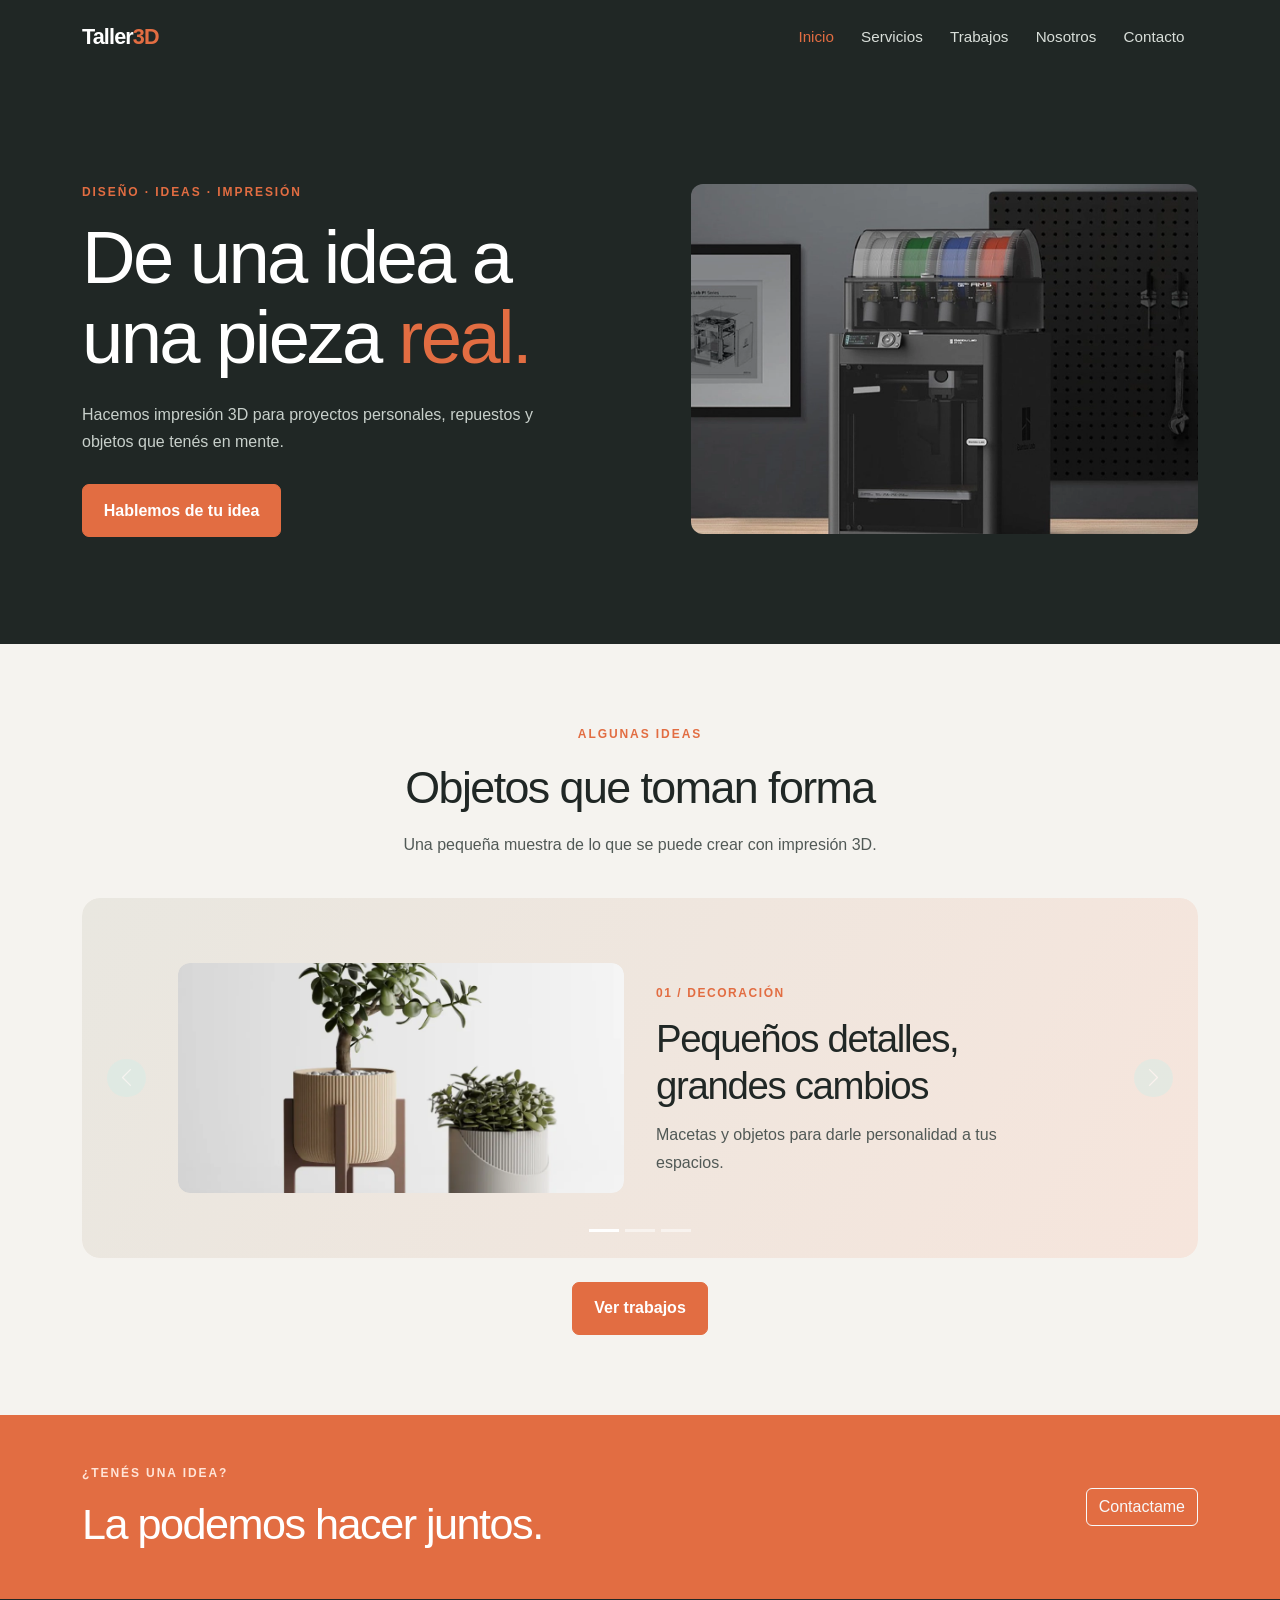
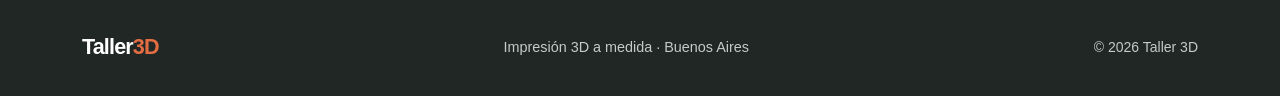
<file: index.html>
<!doctype html>
<html lang="es">

<head>
  <meta charset="utf-8">
  <meta name="viewport" content="width=device-width, initial-scale=1">
  <title>Taller 3D | Impresión 3D a medida</title>
  <meta name="description"
    content="Taller de impresión 3D a medida. Creamos piezas, objetos decorativos y proyectos personalizados.">
  <meta name="keywords" content="impresión 3D, piezas personalizadas, taller 3D, impresión 3D a medida">
  <link rel="stylesheet" href="https://cdn.jsdelivr.net/npm/bootstrap@5.3.3/dist/css/bootstrap.min.css">
  <link rel="stylesheet" href="styles/main.css">
  <link rel="stylesheet" href="https://unpkg.com/aos@2.3.1/dist/aos.css">
</head>

<body>
  <header>
    <nav class="navbar navbar-expand-lg navbar-dark site-nav">
      <div class="container">
        <a class="navbar-brand" href="index.html">Taller<span>3D</span></a>
        <button class="navbar-toggler" type="button" data-bs-toggle="collapse" data-bs-target="#menuPrincipal"
          aria-controls="menuPrincipal" aria-expanded="false" aria-label="Abrir menú">
          <span class="navbar-toggler-icon"></span>
        </button>
        <div class="collapse navbar-collapse" id="menuPrincipal">
          <ul class="navbar-nav ms-auto">
            <li class="nav-item"><a class="nav-link active" href="index.html">Inicio</a></li>
            <li class="nav-item"><a class="nav-link" href="pages/servicios.html">Servicios</a></li>
            <li class="nav-item"><a class="nav-link" href="pages/trabajos.html">Trabajos</a></li>
            <li class="nav-item"><a class="nav-link" href="pages/nosotros.html">Nosotros</a></li>
            <li class="nav-item"><a class="nav-link" href="pages/contacto.html">Contacto</a></li>
          </ul>
        </div>
      </div>
    </nav>
  </header>
  
  <main>
    <section class="hero">
      <div class="container hero-content">
        <div class="hero-copy" data-aos="fade-up">
          <p class="eyebrow">DISEÑO · IDEAS · IMPRESIÓN</p>
          <h1>De una idea a una pieza <span>real.</span></h1>
          <p>Hacemos impresión 3D para proyectos personales, repuestos y objetos que tenés en mente.</p>
          <a class="btn btn-accent" href="pages/contacto.html">Hablemos de tu idea</a>
        </div>
        <div>
          <img class="hero-art espacio-imagen" src="assets/banner-bambu-lab-1.webp" alt="Impresora 3D trabajando">
        </div>
      </div>
    </section>
    <section class="home-gallery section-space" aria-labelledby="galeria-inicio">
      <div class="container">
        <div class="section-heading" data-aos="fade-up">
          <p class="eyebrow">ALGUNAS IDEAS</p>
          <h2 id="galeria-inicio">Objetos que toman forma</h2>
          <p>Una pequeña muestra de lo que se puede crear con impresión 3D.</p>
        </div>
        <div id="carouselTrabajos" class="carousel slide project-carousel" data-bs-ride="carousel"
          aria-label="Galería de impresiones 3D">
          <div class="carousel-indicators">
            <button type="button" data-bs-target="#carouselTrabajos" data-bs-slide-to="0" class="active"
              aria-current="true" aria-label="Ver imagen 1"></button>
            <button type="button" data-bs-target="#carouselTrabajos" data-bs-slide-to="1"
              aria-label="Ver imagen 2"></button>
            <button type="button" data-bs-target="#carouselTrabajos" data-bs-slide-to="2"
              aria-label="Ver imagen 3"></button>
          </div>
          <div class="carousel-inner">
            <div class="carousel-item active">
              <div class="gallery-slide gallery-slide-one">
                <div class="gallery-image-wrap"><img class="gallery-image" src="assets/macetas3d.webp"
                    alt="Macetas decorativas fabricadas con impresión 3D"></div>
                <div class="gallery-caption"><span>01 / DECORACIÓN</span>
                  <h3>Pequeños detalles, grandes cambios</h3>
                  <p>Macetas y objetos para darle personalidad a tus espacios.</p>
                </div>
              </div>
            </div>
            <div class="carousel-item">
              <div class="gallery-slide gallery-slide-two">
                <div class="gallery-image-wrap"><img class="gallery-image" src="assets/soporte3d.webp"
                    alt="Soporte impreso en 3D para organizar objetos"></div>
                <div class="gallery-caption"><span>02 / PIEZAS ÚTILES</span>
                  <h3>Soluciones para todos los días</h3>
                  <p>Soportes, organizadores y piezas pensadas para su uso.</p>
                </div>
              </div>
            </div>
            <div class="carousel-item">
              <div class="gallery-slide gallery-slide-three">
                <div class="gallery-image-wrap"><img class="gallery-image" src="assets/impresora-3d-imprimiendo.webp"
                    alt="Impresora 3D fabricando una pieza"></div>
                <div class="gallery-caption"><span>03 / A MEDIDA</span>
                  <h3>Una idea propia</h3>
                  <p>Si tenés algo en mente, podemos revisar tu propuesta y pensar cómo llevarla a la impresión.</p>
                </div>
              </div>
            </div>
          </div>
          <button class="carousel-control-prev" type="button" data-bs-target="#carouselTrabajos" data-bs-slide="prev"
            aria-label="Imagen anterior"><span class="carousel-control-prev-icon" aria-hidden="true"></span></button>
          <button class="carousel-control-next" type="button" data-bs-target="#carouselTrabajos" data-bs-slide="next"
            aria-label="Imagen siguiente"><span class="carousel-control-next-icon" aria-hidden="true"></span></button>
        </div>

        <div class="gallery-link"><a class="btn btn-accent" href="pages/trabajos.html">Ver trabajos</a></div>
      </div>
    </section>
    <section class="callout">
      <div class="container callout-inner">
        <div>
          <p class="eyebrow">¿TENÉS UNA IDEA?</p>
          <h2>La podemos hacer juntos.</h2>
        </div><a class="btn btn-outline-light" href="pages/contacto.html">Contactame</a>
      </div>
    </section>
  </main>
  <footer class="site-footer">
    <div class="container footer-inner"><a class="navbar-brand" href="index.html">Taller<span>3D</span></a>
      <p>Impresión 3D a medida · Buenos Aires</p><small>© 2026 Taller 3D</small>
    </div>
  </footer>
  <script src="https://cdn.jsdelivr.net/npm/bootstrap@5.3.3/dist/js/bootstrap.bundle.min.js"></script>
  <script src="https://unpkg.com/aos@2.3.1/dist/aos.js"></script>
  <script>AOS.init({ once: true, duration: 650 });</script>
</body>

</html>
</file>
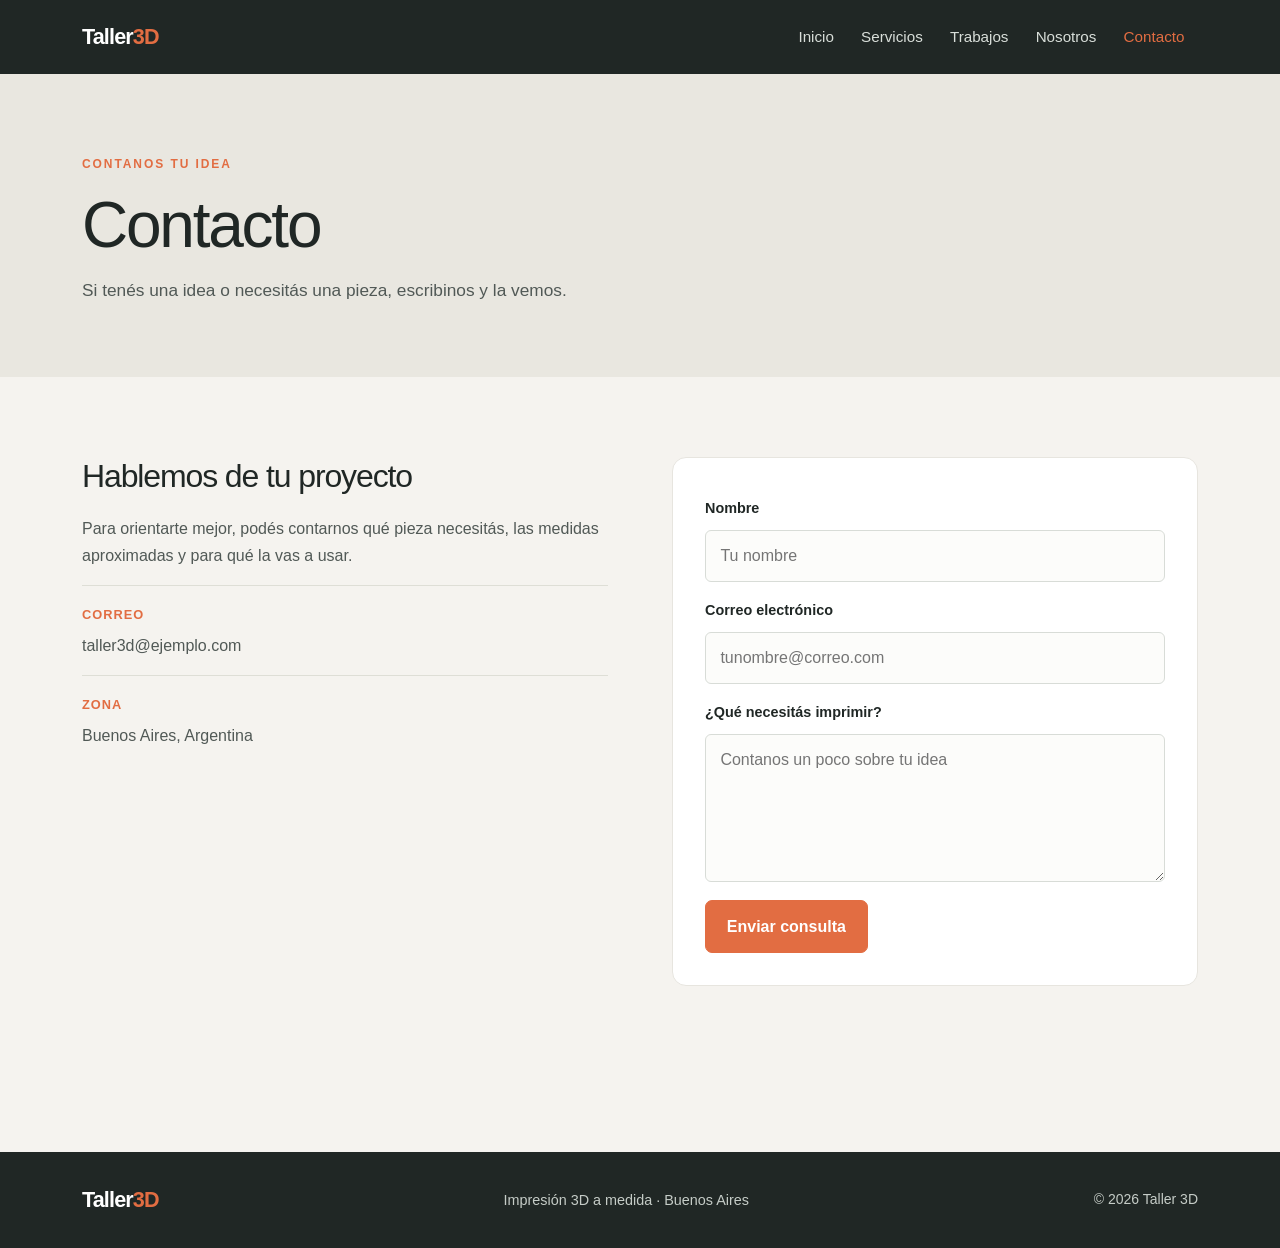
<file: pages/contacto.html>
<!doctype html>
<html lang="es">

<head>
  <meta charset="utf-8">
  <meta name="viewport" content="width=device-width, initial-scale=1">
  <title>Taller 3D | Contacto y presupuestos</title>
  <meta name="description"
    content="Contactá al taller para consultar por impresión 3D, compartir tu proyecto y pedir un presupuesto.">
  <meta name="keywords" content="contacto impresión 3D, presupuesto impresión 3D, taller 3D Buenos Aires">
  <link rel="stylesheet" href="https://cdn.jsdelivr.net/npm/bootstrap@5.3.3/dist/css/bootstrap.min.css">
  <link rel="stylesheet" href="../styles/main.css">
  <link rel="stylesheet" href="https://unpkg.com/aos@2.3.1/dist/aos.css">
</head>

<body>
  <header>
    <nav class="navbar navbar-expand-lg navbar-dark site-nav">
      <div class="container">
        <a class="navbar-brand" href="../index.html">Taller<span>3D</span></a>
        <button class="navbar-toggler" type="button" data-bs-toggle="collapse" data-bs-target="#menuPrincipal"
          aria-controls="menuPrincipal" aria-expanded="false" aria-label="Abrir menú"><span
            class="navbar-toggler-icon"></span></button>
        <div class="collapse navbar-collapse" id="menuPrincipal">
          <ul class="navbar-nav ms-auto">
            <li class="nav-item"><a class="nav-link" href="../index.html">Inicio</a></li>
            <li class="nav-item"><a class="nav-link" href="servicios.html">Servicios</a></li>
            <li class="nav-item"><a class="nav-link" href="trabajos.html">Trabajos</a></li>
            <li class="nav-item"><a class="nav-link" href="nosotros.html">Nosotros</a></li>
            <li class="nav-item"><a class="nav-link active" href="contacto.html" aria-current="page">Contacto</a></li>
          </ul>
        </div>
      </div>
    </nav>
  </header>

  <main>
    <section class="page-hero">
      <div class="container" data-aos="fade-up">
        <p class="eyebrow">CONTANOS TU IDEA</p>
        <h1>Contacto</h1>
        <p>Si tenés una idea o necesitás una pieza, escribinos y la vemos.</p>
      </div>
    </section>
    <section class="section-space">
      <div class="container contact-layout">
        <div class="contact-copy">
          <h2>Hablemos de tu proyecto</h2>
          <p>Para orientarte mejor, podés contarnos qué pieza necesitás, las medidas aproximadas y para qué la vas a
            usar.</p>
          <div class="contact-detail"><span>Correo</span>
            <p>taller3d@ejemplo.com</p>
          </div>
          <div class="contact-detail"><span>Zona</span>
            <p>Buenos Aires, Argentina</p>
          </div>
           <iframe src="https://www.google.com/maps/embed?pb=!1m18!1m12!1m3!1d3285.027217420975!2d-58.428697744807735!3d-34.578177863325685!2m3!1f0!2f0!3f0!3m2!1i1024!2i768!4f13.1!3m3!1m2!1s0x95bcb59af641e03f%3A0x2393cd7f58237f5d!2sAv.%20Juan%20Bautista%20Justo%20601%2C%20C1425%20Cdad.%20Aut%C3%B3noma%20de%20Buenos%20Aires!5e0!3m2!1ses-419!2sar!4v1792103976966!5m2!1ses-419!2sar" width="400" height="300" style="border:0;" allowfullscreen="" loading="lazy" referrerpolicy="strict-origin-when-cross-origin"></iframe>
        </div>
        <form class="contact-form" action="#" method="post"><label for="nombre">Nombre</label><input id="nombre" name="nombre"
            type="text" placeholder="Tu nombre" required><label for="email">Correo
            electrónico</label><input id="email" name="email" type="email" placeholder="tunombre@correo.com" required><label
            for="mensaje">¿Qué necesitás imprimir?</label><textarea id="mensaje" name="mensaje" rows="5"
            placeholder="Contanos un poco sobre tu idea" required></textarea><button class="btn btn-accent" type="submit">Enviar
            consulta</button>
        </form>
        </div>
        </section>
        </main>
           
        <footer class="site-footer">
          <div class="container footer-inner"><a class="navbar-brand" href="../index.html">Taller<span>3D</span></a>
            <p>Impresión 3D a medida · Buenos Aires</p><small>© 2026 Taller 3D</small>
          </div>
        </footer>
        <script src="https://cdn.jsdelivr.net/npm/bootstrap@5.3.3/dist/js/bootstrap.bundle.min.js"></script>
        <script src="https://unpkg.com/aos@2.3.1/dist/aos.js"></script>
        <script>AOS.init({ once: true, duration: 650 });</script>
        </body>
        
        </html>
</file>
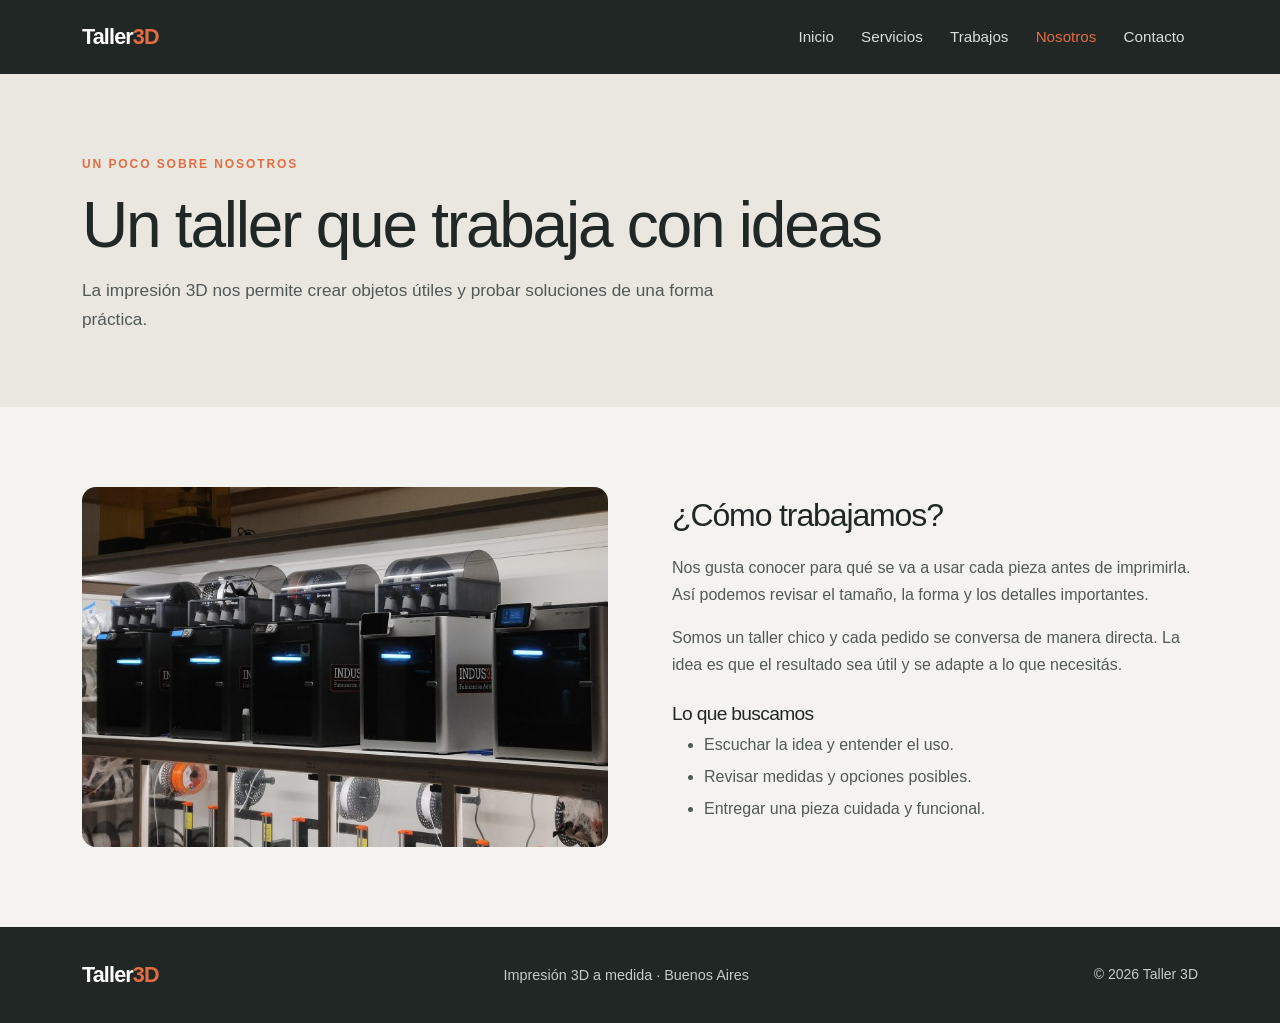
<file: pages/nosotros.html>
<!doctype html>
<html lang="es">

<head>
  <meta charset="utf-8">
  <meta name="viewport" content="width=device-width, initial-scale=1">
  <title>Taller 3D | Sobre el taller</title>
  <meta name="description"
    content="Conocé el taller y nuestra forma de trabajar con impresión 3D y proyectos personalizados.">
  <meta name="keywords" content="sobre Taller 3D, taller de impresión 3D, impresión personalizada, Buenos Aires">
  <link rel="stylesheet" href="https://cdn.jsdelivr.net/npm/bootstrap@5.3.3/dist/css/bootstrap.min.css">
  <link rel="stylesheet" href="../styles/main.css">
  <link rel="stylesheet" href="https://unpkg.com/aos@2.3.1/dist/aos.css">
</head>

<body>
  <header>
    <nav class="navbar navbar-expand-lg navbar-dark site-nav">
      <div class="container">
        <a class="navbar-brand" href="../index.html">Taller<span>3D</span></a>
        <button class="navbar-toggler" type="button" data-bs-toggle="collapse" data-bs-target="#menuPrincipal"
          aria-controls="menuPrincipal" aria-expanded="false" aria-label="Abrir menú"><span
            class="navbar-toggler-icon"></span></button>
        <div class="collapse navbar-collapse" id="menuPrincipal">
          <ul class="navbar-nav ms-auto">
            <li class="nav-item"><a class="nav-link" href="../index.html">Inicio</a></li>
            <li class="nav-item"><a class="nav-link" href="servicios.html">Servicios</a></li>
            <li class="nav-item"><a class="nav-link" href="trabajos.html">Trabajos</a></li>
            <li class="nav-item"><a class="nav-link active" href="nosotros.html" aria-current="page">Nosotros</a></li>
            <li class="nav-item"><a class="nav-link" href="contacto.html">Contacto</a></li>
          </ul>
        </div>
      </div>
    </nav>
  </header>

  <main>
    <section class="page-hero">
      <div class="container" data-aos="fade-up">
        <p class="eyebrow">UN POCO SOBRE NOSOTROS</p>
        <h1>Un taller que trabaja con ideas</h1>
        <p>La impresión 3D nos permite crear objetos útiles y probar soluciones de una forma práctica.</p>
      </div>
    </section>
    <section class="section-space">
      <div class="container about-layout">
        <img class="about-visual" src="../assets/taller-3d.jpg" alt="Espacio de trabajo de Taller 3D">
        <div class="about-copy">
          <h2>¿Cómo trabajamos?</h2>
          <p>Nos gusta conocer para qué se va a usar cada pieza antes de imprimirla. Así podemos revisar el tamaño, la
            forma y los detalles importantes.</p>
          <p>Somos un taller chico y cada pedido se conversa de manera directa. La idea es que el resultado sea útil y
            se adapte a lo que necesitás.</p>
          <h3>Lo que buscamos</h3>
          <ul>
            <li>Escuchar la idea y entender el uso.</li>
            <li>Revisar medidas y opciones posibles.</li>
            <li>Entregar una pieza cuidada y funcional.</li>
          </ul>
        </div>
      </div>
    </section>
  </main>
  
  <footer class="site-footer">
    <div class="container footer-inner"><a class="navbar-brand" href="../index.html">Taller<span>3D</span></a>
      <p>Impresión 3D a medida · Buenos Aires</p><small>© 2026 Taller 3D</small>
    </div>
  </footer>
  <script src="https://cdn.jsdelivr.net/npm/bootstrap@5.3.3/dist/js/bootstrap.bundle.min.js"></script>
  <script src="https://unpkg.com/aos@2.3.1/dist/aos.js"></script>
  <script>AOS.init({ once: true, duration: 650 });</script>
</body>

</html>
</file>
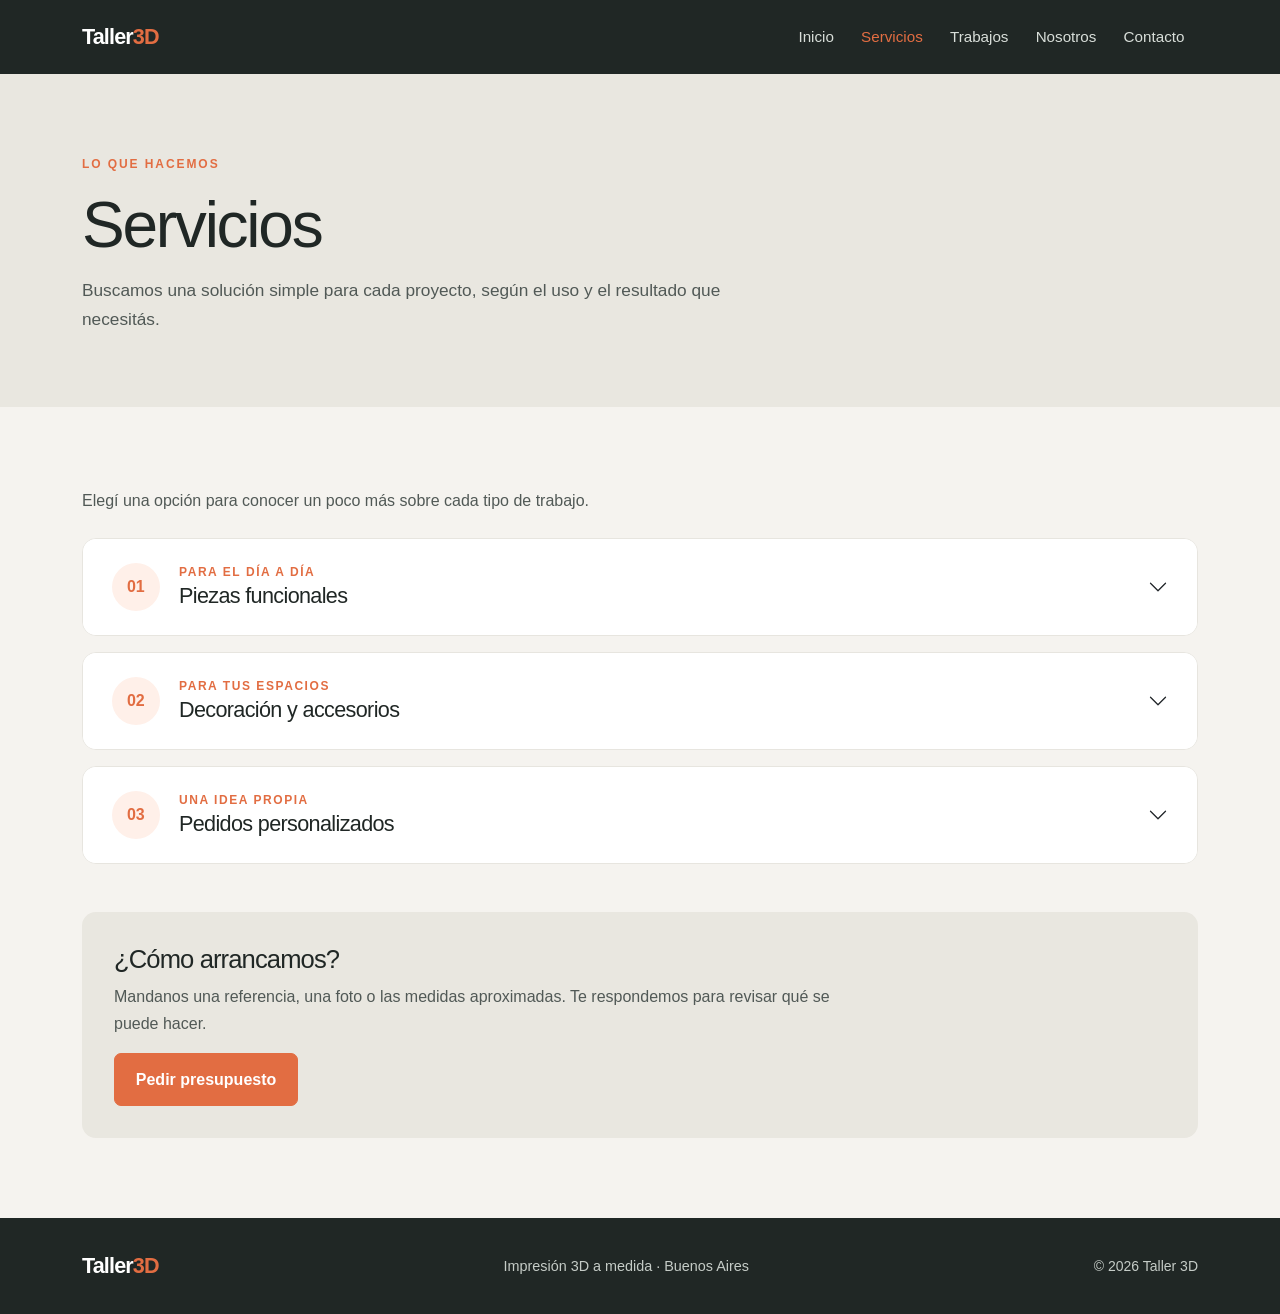
<file: pages/servicios.html>
<!doctype html>
<html lang="es">

<head>
  <meta charset="utf-8">
  <meta name="viewport" content="width=device-width, initial-scale=1">
  <title>Taller 3D | Servicios de impresión 3D</title>
  <meta name="description"
    content="Conocé los servicios de impresión 3D para piezas funcionales, decoración y proyectos personalizados.">
  <meta name="keywords" content="servicios de impresión 3D, piezas funcionales, decoración, impresión a medida">
  <link rel="stylesheet" href="https://cdn.jsdelivr.net/npm/bootstrap@5.3.3/dist/css/bootstrap.min.css">
  <link rel="stylesheet" href="../styles/main.css">
  <link rel="stylesheet" href="https://unpkg.com/aos@2.3.1/dist/aos.css">
</head>

<body>

  <header>
    <nav class="navbar navbar-expand-lg navbar-dark site-nav">
      <div class="container">
        <a class="navbar-brand" href="../index.html">Taller<span>3D</span></a>
        <button class="navbar-toggler" type="button" data-bs-toggle="collapse" data-bs-target="#menuPrincipal"
          aria-controls="menuPrincipal" aria-expanded="false" aria-label="Abrir menú"><span
            class="navbar-toggler-icon"></span></button>
        <div class="collapse navbar-collapse" id="menuPrincipal">
          <ul class="navbar-nav ms-auto">
            <li class="nav-item"><a class="nav-link" href="../index.html">Inicio</a></li>
            <li class="nav-item"><a class="nav-link active" href="servicios.html" aria-current="page">Servicios</a></li>
            <li class="nav-item"><a class="nav-link" href="trabajos.html">Trabajos</a></li>
            <li class="nav-item"><a class="nav-link" href="nosotros.html">Nosotros</a></li>
            <li class="nav-item"><a class="nav-link" href="contacto.html">Contacto</a></li>
          </ul>
        </div>
      </div>
    </nav>
  </header>

  <main>
    <section class="page-hero">
      <div class="container" data-aos="fade-up">
        <p class="eyebrow">LO QUE HACEMOS</p>
        <h1>Servicios</h1>
        <p>Buscamos una solución simple para cada proyecto, según el uso y el resultado que necesitás.</p>
      </div>
    </section>
    <section class="section-space services-section">
      <div class="container">
        <p class="services-intro">Elegí una opción para conocer un poco más sobre cada tipo de trabajo.</p>
        <div class="accordion service-accordion" id="serviciosAcordeon">
          <article class="accordion-item service-accordion-item">
            <h2 class="accordion-header" id="servicioUnoTitulo">
              <button class="accordion-button collapsed" type="button" data-bs-toggle="collapse"
                data-bs-target="#servicioUno" aria-expanded="false" aria-controls="servicioUno">
                <span class="service-icon">01</span><span class="service-title-wrap"><span class="service-kicker">PARA
                    EL DÍA A DÍA</span><span class="service-title">Piezas funcionales</span></span>
              </button>
            </h2>
            <div id="servicioUno" class="accordion-collapse collapse" aria-labelledby="servicioUnoTitulo"
              data-bs-parent="#serviciosAcordeon">
              <div class="accordion-body">
                <p>Soportes, organizadores, repuestos y piezas para resolver necesidades cotidianas. Podemos revisar las
                  medidas y el uso que va a tener el objeto para pensar una solución práctica.</p><a
                  href="contacto.html">Consultar por una pieza →</a>
              </div>
            </div>
          </article>
          <article class="accordion-item service-accordion-item">
            <h2 class="accordion-header" id="servicioDosTitulo">
              <button class="accordion-button collapsed" type="button" data-bs-toggle="collapse"
                data-bs-target="#servicioDos" aria-expanded="false" aria-controls="servicioDos">
                <span class="service-icon">02</span><span class="service-title-wrap"><span class="service-kicker">PARA
                    TUS ESPACIOS</span><span class="service-title">Decoración y accesorios</span></span>
              </button>
            </h2>
            <div id="servicioDos" class="accordion-collapse collapse" aria-labelledby="servicioDosTitulo"
              data-bs-parent="#serviciosAcordeon">
              <div class="accordion-body">
                <p>Objetos decorativos, figuras, macetas y accesorios para distintos ambientes. Se puede elegir una idea
                  de referencia y conversar los detalles antes de imprimir.</p><a href="trabajos.html">Conocer algunos
                  trabajos →</a>
              </div>
            </div>
          </article>
          <article class="accordion-item service-accordion-item">
            <h2 class="accordion-header" id="servicioTresTitulo">
              <button class="accordion-button collapsed" type="button" data-bs-toggle="collapse"
                data-bs-target="#servicioTres" aria-expanded="false" aria-controls="servicioTres">
                <span class="service-icon">03</span><span class="service-title-wrap"><span class="service-kicker">UNA
                    IDEA PROPIA</span><span class="service-title">Pedidos personalizados</span></span>
              </button>
            </h2>
            <div id="servicioTres" class="accordion-collapse collapse" aria-labelledby="servicioTresTitulo"
              data-bs-parent="#serviciosAcordeon">
              <div class="accordion-body">
                <p>Si tenés una idea, una referencia o una pieza que necesitás adaptar, podemos conversar el proyecto y
                  revisar las medidas, el diseño y el material más conveniente.</p><a href="contacto.html">Contarnos tu
                  idea →</a>
              </div>
            </div>
          </article>
        </div>
        <div class="note-box mt-5">
          <h2>¿Cómo arrancamos?</h2>
          <p>Mandanos una referencia, una foto o las medidas aproximadas. Te respondemos para revisar qué se puede
            hacer.</p><a class="btn btn-accent" href="contacto.html">Pedir presupuesto</a>
        </div>
      </div>
    </section>
  </main>
  
  <footer class="site-footer">
    <div class="container footer-inner"><a class="navbar-brand" href="../index.html">Taller<span>3D</span></a>
      <p>Impresión 3D a medida · Buenos Aires</p><small>© 2026 Taller 3D</small>
    </div>
  </footer>
  <script src="https://cdn.jsdelivr.net/npm/bootstrap@5.3.3/dist/js/bootstrap.bundle.min.js"></script>
  <script src="https://unpkg.com/aos@2.3.1/dist/aos.js"></script>
  <script>AOS.init({ once: true, duration: 650 });</script>
</body>

</html>
</file>
<file: styles/main.css>
* {
    box-sizing: border-box
}

body {
    margin: 0;
    background: #f5f3ef;
    color: #202725;
    font-family: Arial, Helvetica, sans-serif
}

img {
    max-width: 100%
}

h1,
h2,
h3,
p {
    margin-top: 0
}

h1,
h2,
h3 {
    letter-spacing: -.035em
}

p {
    color: #515956;
    line-height: 1.7
}

a {
    color: inherit;
    text-decoration: none
}

.section-space {
    padding: 5rem 0
}

.eyebrow {
    color: #e26d42;
    font-size: .75rem;
    font-weight: 700;
    letter-spacing: .16em;
    margin-bottom: 1rem
}

.section-heading {
    max-width: 650px;
    margin: 0 auto 2.5rem;
    text-align: center
}

.section-heading h2 {
    font-size: clamp(2rem, 4vw, 2.8rem);
    margin-bottom: 1rem
}

.btn-accent {
    background: #e26d42;
    border: 1px solid #e26d42;
    color: #fff;
    padding: .85rem 1.3rem;
    border-radius: 7px;
    font-weight: 700;
    transition: transform .2s ease, background .2s ease
}

.btn-accent:hover {
    background: #d65325;
    color: #fff;
    transform: translateY(-3px)
}

.site-nav {
    background: #202725;
    padding: 1rem 0
}

.navbar-brand {
    color: #fff;
    font-size: 1.35rem;
    font-weight: 800;
    letter-spacing: -.04em
}

.navbar-brand span {
    color: #e26d42
}

.navbar-brand:hover {
    color: #fff
}

.site-nav .nav-link {
    color: #d8ded9;
    font-size: .95rem;
    padding: .55rem .85rem !important;
    transition: color .2s ease
}

.site-nav .nav-link:hover,
.site-nav .nav-link.active {
    color: #e26d42
}

.navbar-toggler {
    border-color: #69716c
}

.site-footer {
    background: #202725;
    color: #fff;
    padding: 2rem 0
}

.footer-inner {
    display: flex;
    align-items: center;
    gap: 1.5rem;
    flex-wrap: wrap;
    justify-content: space-between
}

.footer-inner p {
    margin: 0;
    color: #c5ccc7;
    font-size: .9rem
}

.footer-inner small {
    color: #c5ccc7
}

.hero {
    background: #202725;
    color: #fff;
    overflow: hidden
}

.hero-content {
    min-height: 570px;
    display: grid;
    grid-template-columns: 1.05fr .95fr;
    align-items: center;
    gap: 3rem;
    padding-top: 4rem;
    padding-bottom: 4rem
}

.hero-copy {
    max-width: 590px
}

.hero-copy h1 {
    font-size: clamp(2.8rem, 5.8vw, 5rem);
    line-height: 1.08;
    margin-bottom: 1.4rem
}

.hero-copy h1 span {
    color: #e26d42
}

.hero-copy p:not(.eyebrow) {
    max-width: 480px;
    margin-bottom: 1.8rem;
    color: #c8d0cb
}

.hero-art {
    min-height: 350px;
    position: relative;
    display: grid;
    place-items: center;
    background: radial-gradient(circle, #3d4943 0, #27302c 52%, transparent 72%)
}

.printer {
    width: 245px;
    position: relative;
    z-index: 1
}

.printer-top {
    height: 18px;
    width: 100%;
    background: #e7e4dc;
    border-radius: 7px 7px 0 0
}

.printer-frame {
    height: 210px;
    border: 12px solid #9ca69f;
    border-top: 0;
    border-bottom: 0;
    position: relative;
    background: #343e39
}

.print-head {
    position: absolute;
    top: 24px;
    left: 83px;
    width: 56px;
    height: 22px;
    background: #e26d42;
    border-radius: 4px
}

.print-object {
    position: absolute;
    left: 78px;
    bottom: 23px;
    width: 66px;
    height: 75px;
    background: repeating-linear-gradient(0deg, #f2a27f 0 5px, #e26d42 5px 8px);
    clip-path: polygon(50% 0, 100% 25%, 100% 100%, 0 100%, 0 25%)
}

.printer-bed {
    position: absolute;
    bottom: 13px;
    left: 25px;
    right: 25px;
    height: 10px;
    background: #cbd2cc
}

.printer-base {
    height: 22px;
    background: #d2d8d2;
    border-radius: 0 0 6px 6px
}

.art-dot {
    position: absolute;
    border-radius: 50%;
    background: #e26d42;
    opacity: .85
}

.dot-one {
    width: 13px;
    height: 13px;
    top: 20%;
    right: 15%
}

.dot-two {
    width: 8px;
    height: 8px;
    bottom: 18%;
    left: 14%
}

.info-card {
    background: #fff;
    border: 1px solid #e7e5df;
    border-radius: 14px;
    height: 100%;
    padding: 2rem;
    transition: transform .25s ease, box-shadow .25s ease
}

.info-card:hover {
    transform: translateY(-5px);
    box-shadow: 0 16px 30px #20272512
}

.info-card h3 {
    font-size: 1.35rem;
    margin: 1.5rem 0 .7rem
}

.info-card p {
    min-height: 80px
}

.info-card a {
    color: #e26d42;
    font-weight: 700;
    font-size: .92rem
}

.card-number {
    color: #e26d42;
    font-size: .8rem;
    font-weight: 800;
    letter-spacing: .1em
}

.callout {
    background: #e26d42;
    padding: 3rem 0
}

.callout .eyebrow {
    color: #ffe4d7
}

.callout h2 {
    margin: 0;
    color: #fff;
    font-size: clamp(1.8rem, 4vw, 2.7rem)
}

.callout-inner {
    display: flex;
    align-items: center;
    gap: 2rem;
    justify-content: space-between
}

.page-hero {
    background: #e9e7e0;
    padding: 5rem 0 4.5rem
}

.page-hero h1 {
    font-size: clamp(2.7rem, 5vw, 4rem);
    line-height: 1.08;
    margin-bottom: 1rem
}

.page-hero p:last-child {
    max-width: 650px;
    margin-bottom: 0;
    font-size: 1.08rem
}

.service-card,
.work-card {
    background: #fff;
    border: 1px solid #e7e5df;
    border-radius: 14px;
    overflow: hidden;
    height: 100%
}

.service-card {
    padding: 2rem;
    transition: transform .2s ease
}

.service-card:hover {
    transform: translateY(-4px)
}

.service-card h2 {
    font-size: 1.35rem;
    margin: 1.5rem 0 .8rem
}

.service-icon {
    display: grid;
    place-items: center;
    width: 48px;
    height: 48px;
    border-radius: 50%;
    color: #e26d42;
    background: #fff0e9;
    font-weight: 800
}

.note-box {
    background: #e9e7e0;
    padding: 2rem;
    border-radius: 14px
}

.note-box h2 {
    font-size: 1.6rem
}

.note-box p {
    max-width: 720px
}

.work-art {
    min-height: 240px;
    display: grid;
    place-items: center;
    position: relative;
    overflow: hidden;
    background: #e8e5dd
}

.work-two {
    background: #dce4de
}

.work-three {
    background: #f2e1d6
}

.pot {
    width: 100px;
    height: 105px;
    background: repeating-linear-gradient(0deg, #e26d42 0 6px, #d95e35 6px 10px);
    clip-path: polygon(10% 0, 90% 0, 78% 100%, 22% 100%)
}

.stand {
    width: 130px;
    height: 95px;
    border: 17px solid #687c70;
    border-bottom-width: 13px;
    border-radius: 12px;
    transform: perspective(100px) rotateX(-5deg)
}

.figure {
    width: 90px;
    height: 125px;
    background: #bd7958;
    border-radius: 45% 45% 18% 18%;
    position: relative
}

.figure:before {
    content: "";
    position: absolute;
    width: 57px;
    height: 57px;
    border-radius: 50%;
    background: #d69b7c;
    top: -35px;
    left: 16px
}

.work-info {
    padding: 1.4rem
}

.work-info h2 {
    font-size: 1.2rem
}

.work-info p {
    margin: 0;
    font-size: .95rem
}

.small-note {
    color: #7a817d;
    font-size: .85rem
}

.about-layout,
.contact-layout {
    display: grid;
    grid-template-columns: 1fr 1fr;
    gap: 4rem;
    align-items: center
}

.about-visual {
    min-height: 360px;
    display: grid;
    place-items: center;
    border-radius: 14px;
    background: #e4e6df
}

.mini-printer {
    width: 190px;
    height: 230px;
    border: 12px solid #8c9990;
    border-bottom-width: 22px;
    position: relative;
    background: #333d37
}

.mini-printer:before {
    content: "";
    position: absolute;
    top: 35px;
    left: 50px;
    width: 65px;
    height: 18px;
    background: #e26d42
}

.mini-printer span {
    position: absolute;
    bottom: 30px;
    left: 53px;
    width: 60px;
    height: 60px;
    background: repeating-linear-gradient(0deg, #f2a27f 0 5px, #e26d42 5px 8px)
}

.about-copy h2,
.contact-copy h2 {
    font-size: 2rem;
    margin-bottom: 1.2rem
}

.about-copy h3 {
    font-size: 1.2rem;
    margin-top: 1.5rem
}

.about-copy li {
    color: #515956;
    margin-bottom: .5rem
}

.contact-layout {
    align-items: start
}

.contact-detail {
    border-top: 1px solid #deded6;
    padding: 1rem 0
}

.contact-detail span {
    color: #e26d42;
    font-size: .8rem;
    font-weight: 700;
    text-transform: uppercase;
    letter-spacing: .08em
}

.contact-detail p {
    margin: .35rem 0 0
}

.contact-form {
    background: #fff;
    border: 1px solid #e7e5df;
    border-radius: 14px;
    padding: 2rem;
    display: flex;
    flex-direction: column;
    gap: .65rem
}

.contact-form label {
    font-weight: 700;
    font-size: .9rem;
    margin-top: .5rem
}

.contact-form input,
.contact-form textarea {
    width: 100%;
    padding: .8rem .9rem;
    border: 1px solid #d8dcd7;
    border-radius: 6px;
    font: inherit;
    background: #fcfcfa
}

.contact-form input:focus,
.contact-form textarea:focus {
    outline: 2px solid #f2b59d;
    border-color: #e26d42
}

.contact-form .btn {
    align-self: flex-start;
    margin-top: .5rem
}

@media(max-width:991px) {
    .hero-content {
        grid-template-columns: 1fr 1fr;
        gap: 1.5rem;
        min-height: 500px
    }

    .about-layout,
    .contact-layout {
        gap: 2rem
    }
}

@media(max-width:767px) {
    .section-space {
        padding: 3.5rem 0
    }

    .hero-content {
        grid-template-columns: 1fr;
        padding-top: 4rem;
        padding-bottom: 2rem
    }

    .hero-copy {
        text-align: center;
        margin: 0 auto
    }

    .hero-copy p:not(.eyebrow) {
        margin-left: auto;
        margin-right: auto
    }

    .hero-art {
        min-height: 290px
    }

    .printer {
        transform: scale(.85)
    }

    .callout-inner {
        align-items: flex-start;
        flex-direction: column
    }

    .page-hero {
        padding: 3.5rem 0
    }

    .about-layout,
    .contact-layout {
        grid-template-columns: 1fr
    }

    .about-visual {
        min-height: 280px
    }

    .footer-inner {
        flex-direction: column;
        align-items: flex-start;
        gap: .7rem
    }

    .info-card p {
        min-height: 0
    }
}

@media(max-width:420px) {
    .hero-copy h1 {
        font-size: 2.55rem
    }

    .contact-form {
        padding: 1.25rem
    }

    .work-art {
        min-height: 200px
    }
}

.project-carousel {
    border-radius: 18px;
    overflow: hidden;
    background: #202725
}

.gallery-slide {
    min-height: 360px;
    height: 100%;
    box-sizing: border-box;
    display: grid;
    grid-template-columns: 1fr 1fr;
    align-items: center;
    gap: 2rem;
    padding: 3.5rem 6rem;
}

.gallery-slide-one {
    background: linear-gradient(120deg, #e9e7e0 0%, #f6e5dc 100%)
}

.gallery-slide-two {
    background: linear-gradient(120deg, #dce4de 0%, #edf0e9 100%)
}

.gallery-slide-three {
    background: linear-gradient(120deg, #f0ded3 0%, #e9e7e0 100%)
}

.gallery-object {
    min-height: 230px;
    display: grid;
    place-items: center;
    position: relative
}

.gallery-object-pot:before {
    content: "";
    width: 145px;
    height: 150px;
    display: block;
    background: repeating-linear-gradient(0deg, #e26d42 0 7px, #d95e35 7px 11px);
    clip-path: polygon(8% 0, 92% 0, 78% 100%, 22% 100%);
    filter: drop-shadow(12px 15px 10px #20272522)
}

.gallery-object-stand:before {
    content: "";
    width: 180px;
    height: 125px;
    display: block;
    border: 23px solid #687c70;
    border-bottom-width: 17px;
    border-radius: 12px;
    transform: perspective(160px) rotateX(-5deg)
}

.gallery-object-figure:before {
    content: "";
    width: 100px;
    height: 130px;
    display: block;
    background: #bd7958;
    border-radius: 45% 45% 18% 18%;
    box-shadow: 0 -44px 0 -12px #d69b7c
}

.gallery-caption {
    max-width: 410px
}

.gallery-caption span,
.service-kicker {
    color: #e26d42;
    font-size: .75rem;
    font-weight: 800;
    letter-spacing: .13em
}

.gallery-caption h3 {
    font-size: clamp(1.6rem, 3vw, 2.4rem);
    margin: .8rem 0
}

.gallery-caption p {
    margin: 0
}

.project-carousel .carousel-control-prev,
.project-carousel .carousel-control-next {
    width: 8%
}

.project-carousel .carousel-control-prev-icon,
.project-carousel .carousel-control-next-icon {
    background-color: #d4ece6;
    border-radius: 50%;
    background-size: 55%;
    padding: 1.2rem
}

.project-carousel .carousel-indicators {
    margin-bottom: 1rem
}

.gallery-hint {
    text-align: center;
    font-size: .85rem;
    margin: 1rem 0;
    color: #7a817d
}

.gallery-link {
    text-align: center;
    margin-top: 1.5rem
}

.services-intro,
.works-intro {
    max-width: 760px;
    margin: 0 0 1.5rem
}

.service-accordion {
    display: flex;
    flex-direction: column;
    gap: 1rem
}

.service-accordion-item {
    border: 1px solid #e7e5df !important;
    border-radius: 14px !important;
    overflow: hidden;
    background: #fff
}

.service-accordion-item .accordion-button {
    display: flex;
    gap: 1.2rem;
    align-items: center;
    padding: 1.5rem 1.8rem;
    color: #202725;
    background: #fff;
    box-shadow: none
}

.service-accordion-item .accordion-button:not(.collapsed) {
    color: #202725;
    background: #fffaf7
}

.service-accordion-item .accordion-button:focus {
    box-shadow: 0 0 0 3px #f2b59d66
}

.service-accordion-item .accordion-button::after {
    margin-left: auto
}

.service-icon {
    flex: 0 0 48px;
    display: grid;
    place-items: center;
    width: 48px;
    height: 48px;
    border-radius: 50%;
    color: #e26d42;
    background: #fff0e9;
    font-weight: 800
}

.service-title-wrap {
    display: flex;
    flex-direction: column;
    gap: .25rem;
    text-align: left
}

.service-title {
    font-size: 1.35rem;
    letter-spacing: -.03em
}

.service-accordion-item .accordion-body {
    padding: 0 2rem 1.7rem calc(2rem + 48px + 1.2rem);
    max-width: 900px
}

.service-accordion-item .accordion-body p {
    margin-bottom: .8rem
}

.service-accordion-item .accordion-body a {
    color: #e26d42;
    font-weight: 700;
    font-size: .93rem
}

.work-gallery .work-card {
    transition: transform .25s ease, box-shadow .25s ease
}

.work-gallery .work-card:hover {
    transform: translateY(-4px);
    box-shadow: 0 14px 28px #20272512
}

@media(max-width:767px) {
    .gallery-slide {
        grid-template-columns: 1fr;
        gap: .5rem;
        padding: 2.3rem 2.7rem 3rem;
        min-height: 470px
    }

    .gallery-object {
        min-height: 175px
    }

    .gallery-caption {
        text-align: center;
        margin: 0 auto
    }

    .gallery-caption h3 {
        font-size: 1.7rem
    }

    .project-carousel .carousel-control-prev,
    .project-carousel .carousel-control-next {
        width: 10%
    }

    .service-accordion-item .accordion-button {
        padding: 1.15rem 1rem;
        gap: .85rem
    }

    .service-icon {
        flex-basis: 42px;
        width: 42px;
        height: 42px
    }

    .service-title {
        font-size: 1.1rem
    }

    .service-accordion-item .accordion-body {
        padding: 0 1.2rem 1.4rem 1.2rem
    }
}


.hero-art {
    background: #27302c;
    border-radius: 14px;
}

.gallery-object {
    background: #f1f0ec;
    border-radius: 8px;
}

.gallery-object:before {
    content: none !important;
}

.work-art {
    min-height: 240px;
    background: #f1f0ec;
}

.work-art .pot,
.work-art .stand,
.work-art .figure {
    display: none;
}

.about-visual {
    min-height: 360px;
    background: #f1f0ec;
    border-radius: 14px;
}

.about-visual .mini-printer {
    display: none;
}

.espacio-imagen {
    background: #f1f0ec;
}

/* FOOTER  */

/* Aajustes de imagenes y carrusel */
.hero-art {
    display: block;
    width: 100%;
    height: 300px;
    object-fit: cover;
    overflow: hidden;
    border-radius: 12px;
}

.gallery-image-wrap {
    width: 100%;
    height: 230px;
    overflow: hidden;
    border-radius: 12px;
}

.gallery-image {
    display: block;
    width: 100%;
    height: 100%;
    object-fit: cover;
    border-radius: inherit;
}

.project-carousel,
.project-carousel .carousel-inner {
    background: #f5f2ed;
    border-radius: 18px;
    overflow: hidden;
}

.project-carousel .carousel-item {
    background: transparent;
}

.gallery-slide {
    box-sizing: border-box;
}

.work-art {
    display: block;
    width: 100%;
    height: 240px;
    object-fit: cover;
    background: #f1f0ec;
}

.about-visual {
    display: block;
    width: 100%;
    height: 360px;
    object-fit: cover;
    border-radius: 14px;
}

@media (max-width: 767px) {
    .gallery-slide {
        grid-template-columns: 1fr;
        gap: 1rem;
        padding: 2.3rem 2.7rem 3.2rem;
        min-height: 470px;
    }

    .gallery-image-wrap {
        height: 175px;
    }

    .project-carousel,
    .project-carousel .carousel-inner,
    .project-carousel .carousel-item {
        background-color: #f5f2ed;
    }
}

@media (max-width: 420px) {
    .gallery-slide {
        padding-left: 2rem;
        padding-right: 2rem;
    }
}
</file>
